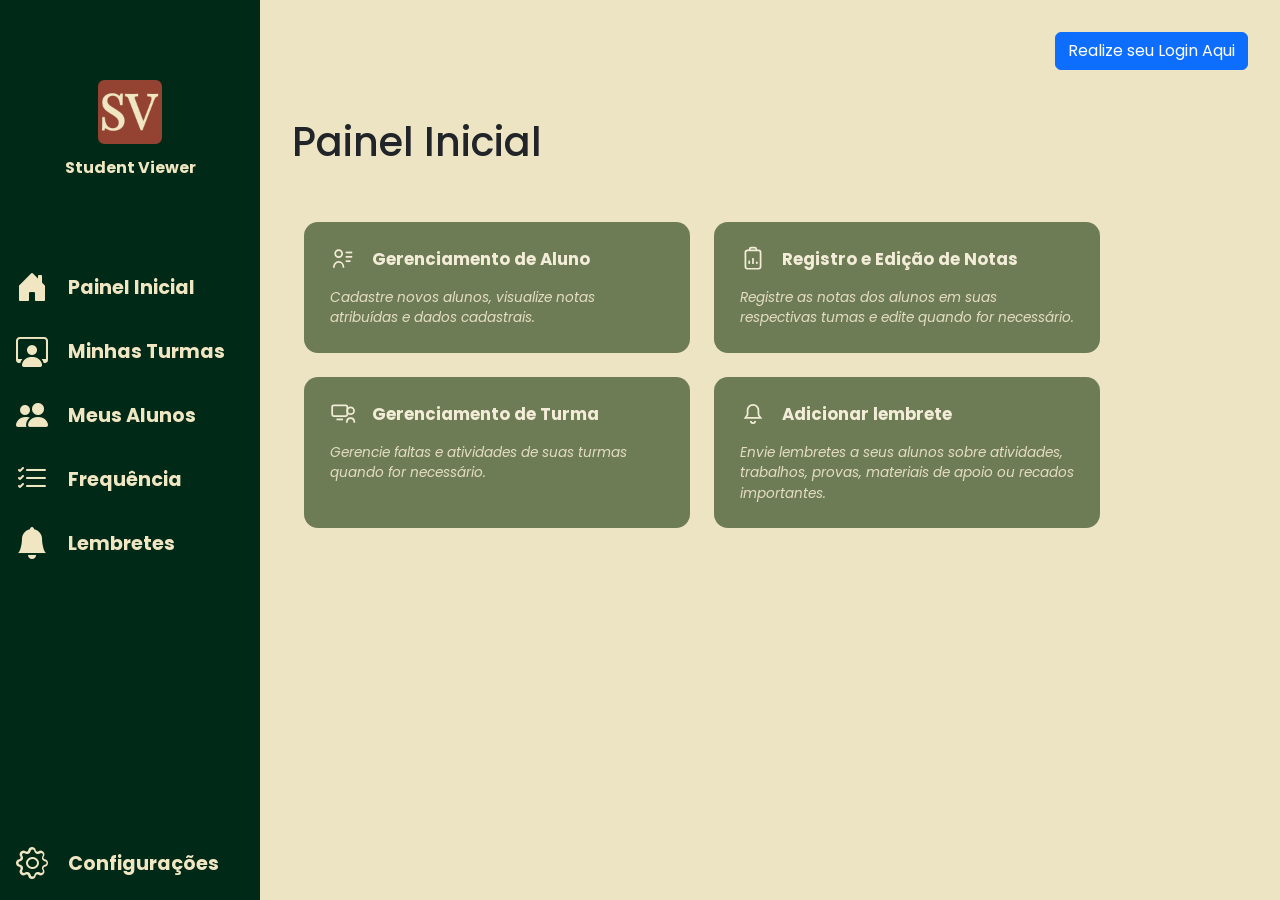
<file: index.html>
<!DOCTYPE html>
<html lang="pt-BR">

<head>
    <meta charset="UTF-8">
    <meta name="viewport" content="width=device-width, initial-scale=1.0">
    <title> Student Viewer - Visualizando o futuro da educação! </title>
    <link rel="shortcut icon" href="favicon.ico" type="image/x-icon">
    <link href="https://cdn.jsdelivr.net/npm/bootstrap@5.3.8/dist/css/bootstrap.min.css" rel="stylesheet"
        integrity="sha384-sRIl4kxILFvY47J16cr9ZwB07vP4J8+LH7qKQnuqkuIAvNWLzeN8tE5YBujZqJLB" crossorigin="anonymous">
    <link rel="stylesheet" href="https://cdn.jsdelivr.net/npm/bootstrap-icons@1.13.1/font/bootstrap-icons.min.css ">
    <link rel="stylesheet" href="style.css">
    <link rel="stylesheet" href="inicial.css">
</head>

<body>
    <div class="sidebar">
        <nav class="nav flex-column">
            <div class="header-sidebar text-center">
                <img src="android-chrome-192x192.png" id="img_sv">
                <p id="sub-title">Student Viewer</p>
            </div>
            <a class="nav-link" href="#" data-page="inicio">
                <span class="icon">
                    <i class="bi bi-house-door-fill"></i>
                </span>
                <span class="descricao">Painel Inicial</span>
            </a>
            <a class="nav-link" href="#" data-page="turmas">
                <span class="icon">
                    <i class="bi bi-person-workspace"></i>
                </span>
                <span class="descricao">Minhas Turmas</span>
            </a>
            <a class="nav-link" href="#" data-page="alunos">
                <span class="icon">
                    <i class="bi bi-people-fill"></i>
                </span>
                <span class="descricao">Meus Alunos</span>
            </a>
            <a class="nav-link" href="#" data-page="frequencia">
                <span class="icon">
                    <i class="bi bi-list-check"></i>
                </span>
                <span class="descricao">Frequência</span>
            </a>
            <a class="nav-link" href="#" data-page="lembretes">
                <span class="icon">
                    <i class="bi bi-bell-fill"></i>
                </span>
                <span class="descricao">Lembretes</span>
            </a>
            <a class="nav-link" id="footer-icon" href="#" data-page="config">
                <span class="icon">
                    <i class="bi bi-gear"></i>
                </span>
                <span class="descricao">Configurações</span>
            </a>
            <a class="nav-link" href="#" data-page="sair">
                <span class="icon">
                    <i class="bi bi-box-arrow-left"></i>
                </span>
                <span class="descricao">Sair</span>
            </a>
        </nav>
    </div>
    <main class="main-content h-100" id="conteudo">
        <div class="mb-5 d-flex justify-content-end">
            <button class="btn btn-primary nav-item">
                <a href="login.html" id="login" class="text-white text-decoration-none">
                    Realize seu Login Aqui
                </a>
            </button>
        </div>
        <div>
            <h1> Painel Inicial </h1>
            <div class="container py-5">
  <div class="row row-cols-1 row-cols-md-2 g-4" style="max-width: 820px;">

    <div class="col">
      <div class="sv-card h-100">
        <div class="d-flex align-items-center gap-3 mb-3">
          <svg class="sv-card-icon" viewBox="0 0 24 24">
            <circle cx="8" cy="7" r="3.2"></circle>
            <path d="M3.5 20c0-3.3 2-5.3 4.5-5.3s4.5 2 4.5 5.3"></path>
            <line x1="14.5" y1="6" x2="20.5" y2="6"></line>
            <line x1="14.5" y1="10" x2="20.5" y2="10"></line>
            <line x1="14.5" y1="14" x2="19" y2="14"></line>
          </svg>
          <h3 class="sv-card-title">Gerenciamento de Aluno</h3>
        </div>
        <p class="sv-card-desc">Cadastre novos alunos, visualize notas atribuídas e dados cadastrais.</p>
      </div>
    </div>

    <div class="col">
      <div class="sv-card h-100">
        <div class="d-flex align-items-center gap-3 mb-3">
          <svg class="sv-card-icon" viewBox="0 0 24 24">
            <rect x="5" y="4" width="14" height="17" rx="2"></rect>
            <path d="M9 4V3a1.5 1.5 0 0 1 1.5-1.5h3A1.5 1.5 0 0 1 15 3v1"></path>
            <line x1="8.5" y1="16.5" x2="8.5" y2="13.5"></line>
            <line x1="12" y1="16.5" x2="12" y2="11"></line>
            <line x1="15.5" y1="16.5" x2="15.5" y2="14.5"></line>
          </svg>
          <h3 class="sv-card-title">Registro e Edição de Notas</h3>
        </div>
        <p class="sv-card-desc">Registre as notas dos alunos em suas respectivas tumas e edite quando for necessário.</p>
      </div>
    </div>

    <div class="col">
      <div class="sv-card h-100">
        <div class="d-flex align-items-center gap-3 mb-3">
          <svg class="sv-card-icon" viewBox="0 0 24 24">
            <rect x="2" y="4" width="14" height="10" rx="1.5"></rect>
            <line x1="6" y1="17" x2="12" y2="17"></line>
            <circle cx="19" cy="9" r="3.2"></circle>
            <path d="M15.5 20c0-2.6 1.6-4.2 3.5-4.2s3.5 1.6 3.5 4.2"></path>
          </svg>
          <h3 class="sv-card-title">Gerenciamento de Turma</h3>
        </div>
        <p class="sv-card-desc">Gerencie faltas e atividades de suas turmas quando for necessário.</p>
      </div>
    </div>

    <div class="col">
      <div class="sv-card h-100">
        <div class="d-flex align-items-center gap-3 mb-3">
          <svg class="sv-card-icon" viewBox="0 0 24 24">
            <path d="M12 3.5a5 5 0 0 0-5 5v3.2c0 .9-.35 1.75-.97 2.4L5 15.5h14l-1.03-1.4a3.4 3.4 0 0 1-.97-2.4V8.5a5 5 0 0 0-5-5Z"></path>
            <path d="M10 18.5a2 2 0 0 0 4 0"></path>
          </svg>
          <h3 class="sv-card-title">Adicionar lembrete</h3>
        </div>
        <p class="sv-card-desc">Envie lembretes a seus alunos sobre atividades, trabalhos, provas, materiais de apoio ou recados importantes.</p>
      </div>
    </div>

  </div>
</div>
        </div>
    </main>

    <script src="https://cdn.jsdelivr.net/npm/bootstrap@5.3.8/dist/js/bootstrap.bundle.min.js"
        integrity="sha384-j1CDi7MgGQ12Z7Qab0qlWQ/Qqz24Gc6BM0thvEMVjHnfYGF0rmFCozFSxQBxwHKO"
        crossorigin="anonymous"></script>
    <script src="menu.js"></script>
</body>

</html>
</file>
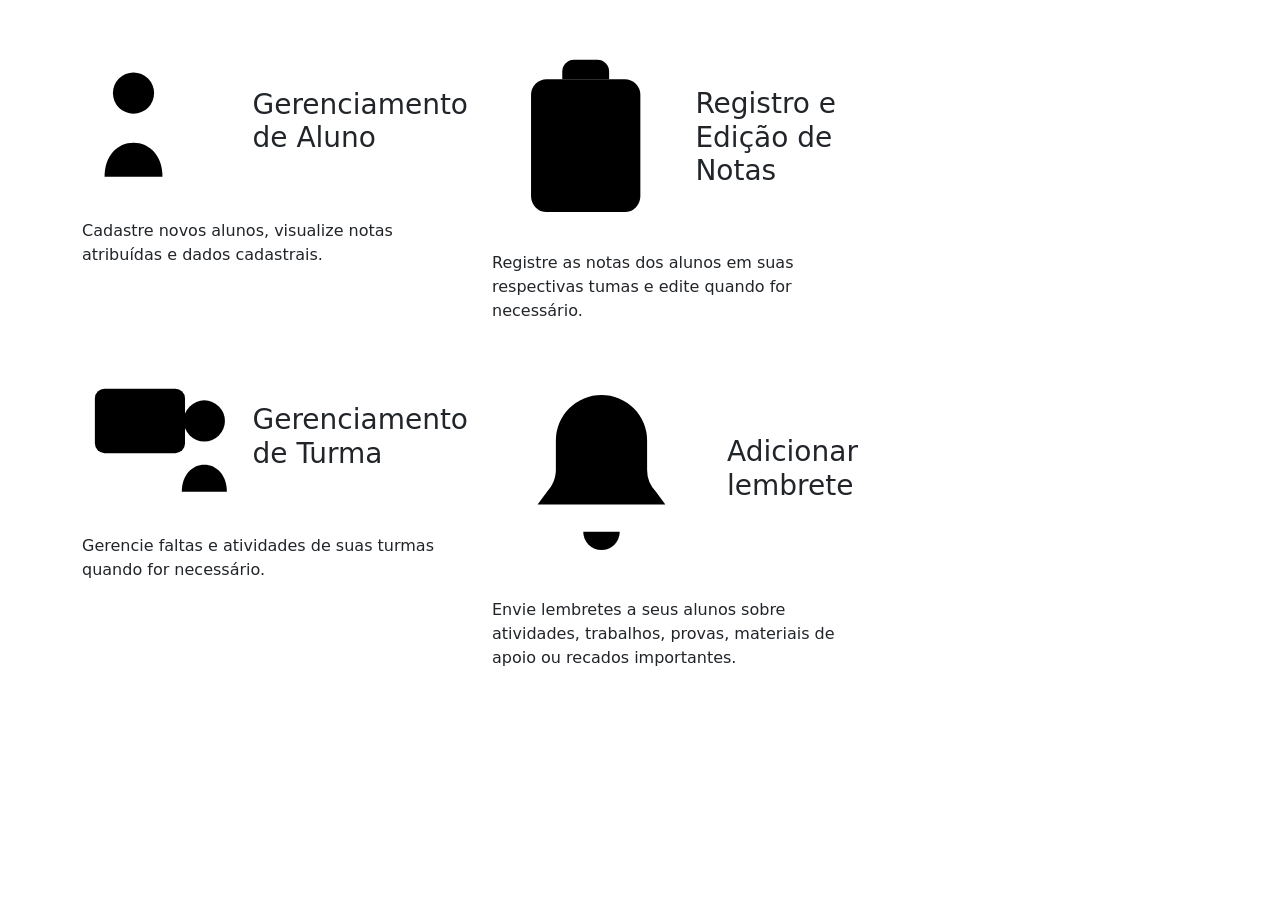
<file: cards-bootstrap.html>
<!DOCTYPE html>
<html lang="pt-BR">
<head>
<meta charset="UTF-8">
<meta name="viewport" content="width=device-width, initial-scale=1">
<title>Cards - Student Viewer</title>
<link href="https://cdn.jsdelivr.net/npm/bootstrap@5.3.3/dist/css/bootstrap.min.css" rel="stylesheet">

</head>
<body>

<div class="container py-5">
  <div class="row row-cols-1 row-cols-md-2 g-4" style="max-width: 820px;">

    <div class="col">
      <div class="sv-card h-100">
        <div class="d-flex align-items-center gap-3 mb-3">
          <svg class="sv-card-icon" viewBox="0 0 24 24">
            <circle cx="8" cy="7" r="3.2"></circle>
            <path d="M3.5 20c0-3.3 2-5.3 4.5-5.3s4.5 2 4.5 5.3"></path>
            <line x1="14.5" y1="6" x2="20.5" y2="6"></line>
            <line x1="14.5" y1="10" x2="20.5" y2="10"></line>
            <line x1="14.5" y1="14" x2="19" y2="14"></line>
          </svg>
          <h3 class="sv-card-title">Gerenciamento de Aluno</h3>
        </div>
        <p class="sv-card-desc">Cadastre novos alunos, visualize notas atribuídas e dados cadastrais.</p>
      </div>
    </div>

    <div class="col">
      <div class="sv-card h-100">
        <div class="d-flex align-items-center gap-3 mb-3">
          <svg class="sv-card-icon" viewBox="0 0 24 24">
            <rect x="5" y="4" width="14" height="17" rx="2"></rect>
            <path d="M9 4V3a1.5 1.5 0 0 1 1.5-1.5h3A1.5 1.5 0 0 1 15 3v1"></path>
            <line x1="8.5" y1="16.5" x2="8.5" y2="13.5"></line>
            <line x1="12" y1="16.5" x2="12" y2="11"></line>
            <line x1="15.5" y1="16.5" x2="15.5" y2="14.5"></line>
          </svg>
          <h3 class="sv-card-title">Registro e Edição de Notas</h3>
        </div>
        <p class="sv-card-desc">Registre as notas dos alunos em suas respectivas tumas e edite quando for necessário.</p>
      </div>
    </div>

    <div class="col">
      <div class="sv-card h-100">
        <div class="d-flex align-items-center gap-3 mb-3">
          <svg class="sv-card-icon" viewBox="0 0 24 24">
            <rect x="2" y="4" width="14" height="10" rx="1.5"></rect>
            <line x1="6" y1="17" x2="12" y2="17"></line>
            <circle cx="19" cy="9" r="3.2"></circle>
            <path d="M15.5 20c0-2.6 1.6-4.2 3.5-4.2s3.5 1.6 3.5 4.2"></path>
          </svg>
          <h3 class="sv-card-title">Gerenciamento de Turma</h3>
        </div>
        <p class="sv-card-desc">Gerencie faltas e atividades de suas turmas quando for necessário.</p>
      </div>
    </div>

    <div class="col">
      <div class="sv-card h-100">
        <div class="d-flex align-items-center gap-3 mb-3">
          <svg class="sv-card-icon" viewBox="0 0 24 24">
            <path d="M12 3.5a5 5 0 0 0-5 5v3.2c0 .9-.35 1.75-.97 2.4L5 15.5h14l-1.03-1.4a3.4 3.4 0 0 1-.97-2.4V8.5a5 5 0 0 0-5-5Z"></path>
            <path d="M10 18.5a2 2 0 0 0 4 0"></path>
          </svg>
          <h3 class="sv-card-title">Adicionar lembrete</h3>
        </div>
        <p class="sv-card-desc">Envie lembretes a seus alunos sobre atividades, trabalhos, provas, materiais de apoio ou recados importantes.</p>
      </div>
    </div>

  </div>
</div>

</body>
</html>
</file>
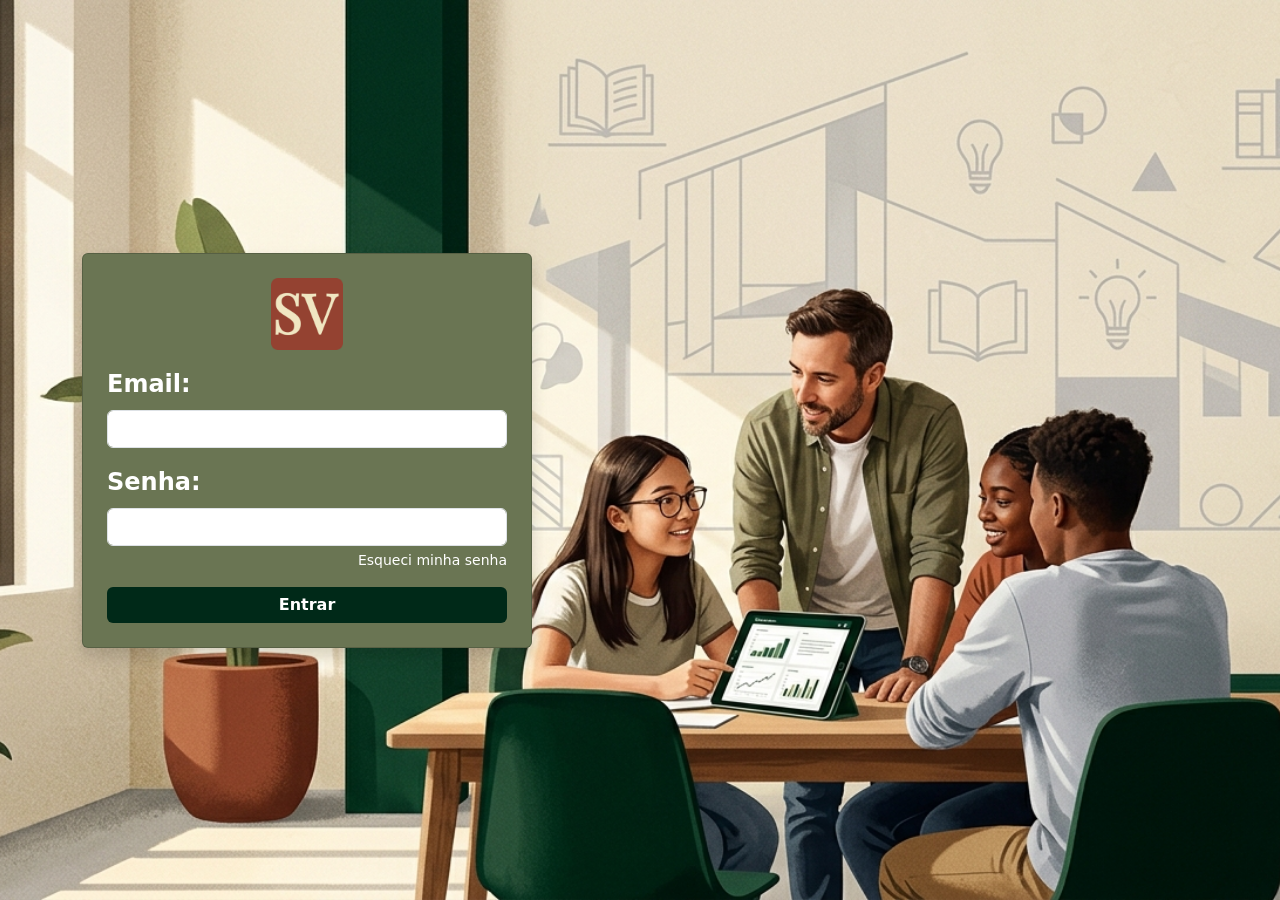
<file: login.html>
<!DOCTYPE html>
<html lang="pt-BR">

<head>
    <meta charset="UTF-8">
    <meta name="viewport" content="width=device-width, initial-scale=1.0">
    <title>Student Viewer - Visualizando o futuro da educação!</title>
    <link rel="shortcut icon" href="favicon.ico" type="image/x-icon">
    <link href="https://cdn.jsdelivr.net/npm/bootstrap@5.3.8/dist/css/bootstrap.min.css" rel="stylesheet"
        integrity="sha384-sRIl4kxILFvY47J16cr9ZwB07vP4J8+LH7qKQnuqkuIAvNWLzeN8tE5YBujZqJLB" crossorigin="anonymous">
    <link rel="stylesheet" href="https://cdn.jsdelivr.net/npm/bootstrap-icons@1.13.1/font/bootstrap-icons.min.css ">
    <link rel="stylesheet" href="login.css">
</head>

<body>
    <main class="container d-flex justify-content-left align-items-center vh-100">
        <div class="card p-4 shadow login">
            <img src="android-chrome-192x192.png" alt="image" class="d-block mx-auto">

            <form action="index.html" method="GET">
                <div class="mb-3 mt-3">
                    <label for="idemail" class="form-label">Email:</label>
                    <input type="email" class="form-control" name="email" id="idemail" required>
                </div>

                <div class="mb-3">
                    <label for="idsenha" class="form-label">Senha:</label>
                    <input type="password" class="form-control" name="senha" id="idsenha" required>
                    <div class="form-text text-end text-white">Esqueci minha senha</div>
                </div>

                <button type="submit" class="btn btn-primary text-white w-100 border-0" style="background-color: var(--bs-success-bg-subtle);">
                    <strong>Entrar</strong>
                </button>
            </form>
        </div>
    </main>
</body>

</html>
</file>
<file: style.css>
@import url('https://fonts.googleapis.com/css2?family=Poppins:ital,wght@0,100;0,200;0,300;0,400;0,500;0,600;0,700;0,800;0,900;1,100;1,200;1,300;1,400;1,500;1,600;1,700;1,800;1,900&display=swap');

*{
    margin: 0;
    padding: 0;
    box-sizing: border-box;
}

body{
    font-family: "Poppins", sans-serif;
    font-style: normal;
}

#img_sv{
    width: 64px;
    padding-top: 5rem;
}

#sub-title{
    padding: 12px;
    margin-bottom: 4rem;
}

.sidebar{
    position: fixed;
    height: 100%;
    width: 260px;
    background-color: #002918;
}

.sidebar .nav-link{
    display: flex;
    align-items: center;
    gap: 20px;
}

.nav-link{
    transition: transform 0.3s ease;
}

.nav-link:hover{

    background-color: #6A7553; /* Cor de fundo que aparece ao passar o mouse */
    color: #F0E6C2;           /* O texto fica totalmente branco no hover */
    transform: scale(1.01);
}

.sidebar .descricao{
    font-size: 1.2rem;
}

.icon{
    font-size: 2rem;
}

.nav-link, #sub-title{
    color: #F0E6C2;
    font-weight: bold;
}

#footer-icon{
    margin-top: 16rem;
}

.main-content{
    margin-left: 260px;
    padding: 2rem;
}


@media (max-width: 480px){
    .sidebar{
        width: 60px;
    }
    .sidebar .descricao{
        display: none;
    }
    #img_sv{
        width: 32px;
        padding-top: 1rem;
    }
    #sub-title{
        padding: 10px;
        margin-bottom: 1rem;
        font-size: 10px;
    }
    .icon{
        font-size: 1.3rem;
    }
    .sidebar .nav-link{
        justify-content: center;
    }
    #footer-icon{
        margin-top: 25rem;
    }
    .main-content{
        margin-left: 60px;
    } 
}
</file>
<file: inicial.css>
:root {
    --bg-page: #ede4c4;
    --card-bg: #6e7c56;
    --card-bg-hover: #7a8961;
    --text-light: #f2ecd8;
    --text-light-muted: #e5ddc0;
  }

  body {
    background: var(--bg-page);
  }

  .sv-card {
    background: var(--card-bg);
    border: none;
    border-radius: 14px;
    color: var(--text-light);
    padding: 1.5rem 1.6rem;
    transition: background 0.2s ease, transform 0.2s ease;
    cursor: pointer;
  }

  .sv-card:hover {
    background: var(--card-bg-hover);
    transform: translateY(-2px);
  }

  .sv-card-icon {
    width: 26px;
    height: 26px;
    flex-shrink: 0;
    stroke: var(--text-light);
    fill: none;
    stroke-width: 1.6;
  }

  .sv-card-title {
    font-size: 1.05rem;
    font-weight: 700;
    margin: 0;
  }

  .sv-card-desc {
    font-size: 0.85rem;
    font-style: italic;
    color: var(--text-light-muted);
    margin: 0;
  }
</file>
<file: login.css>
body {
    background-image: url('background.png');
    background-repeat: no-repeat; /* Impede que a imagem se repita */
    background-size: cover;       /* Faz a imagem cobrir todo o espaço proporcionalmente */
    background-position: center;  /* Centraliza a imagem no elemento */
    min-height: 100vh;
}

main > div >img{
    width: 72px;
}

.login{
    width: 450px;
    background-color: #6A7553;
}

label{
    color: #FFFF;
    font-size: 1.5rem;
    font-weight: bold;
}

.btn-primary {
    background-color: #002918 !important;
}
</file>
